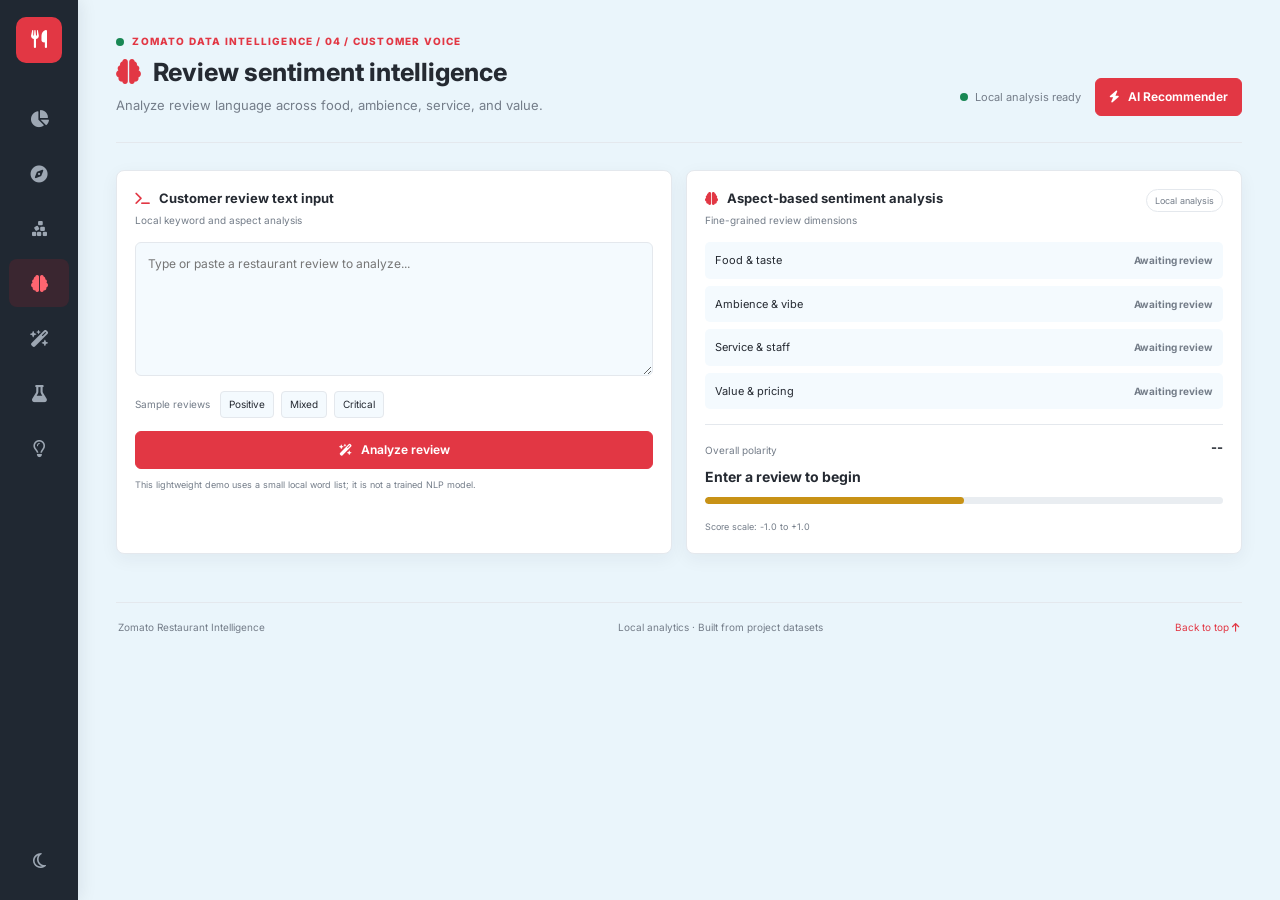
<file: frontend/sentiment.html>
<!DOCTYPE html>
<html lang="en">
  <head>
    <meta charset="UTF-8" />
    <meta name="viewport" content="width=device-width, initial-scale=1.0" />
    <meta name="theme-color" content="#f4f5f7" />
    <title>Review sentiment | Zomato</title>
    <link rel="preconnect" href="https://fonts.googleapis.com" />
    <link rel="preconnect" href="https://fonts.gstatic.com" crossorigin />
    <link href="https://fonts.googleapis.com/css2?family=Inter:wght@400;500;600;700;800&display=swap" rel="stylesheet" />
    <link rel="stylesheet" href="https://cdnjs.cloudflare.com/ajax/libs/font-awesome/6.5.2/css/all.min.css" />
    <link rel="stylesheet" href="style.css?v=2" />
  </head>
  <body data-page="sentiment">
    <section class="dashboard-section" id="sentiment" data-page-content aria-labelledby="sentiment-title">
      <div class="section-heading"><div><span class="section-kicker">04 / CUSTOMER VOICE</span><h2 id="sentiment-title">Review sentiment intelligence</h2><p>Try a review in the local keyword-based aspect analyzer.</p></div></div>
      <div class="sentiment-layout">
        <article class="surface review-analyzer"><div class="card-heading"><div><h3><i class="fa-solid fa-terminal"></i> Customer review text input</h3><p>Local keyword and aspect analysis</p></div></div><label class="sr-only" for="review-input">Review text</label><textarea id="review-input" rows="6" placeholder="Type or paste a restaurant review to analyze..."></textarea><div class="sample-row"><span>Sample reviews</span><button type="button" data-sample="The food was delicious and the ambience was lovely. Service was friendly.">Positive</button><button type="button" data-sample="The meal was average and the service was okay, but the price was fair.">Mixed</button><button type="button" data-sample="The food was cold and bland. Service was slow and the price was expensive.">Critical</button></div><button class="button button-primary" id="analyze-review" type="button"><i class="fa-solid fa-wand-magic-sparkles"></i> Analyze review</button><p class="disclaimer">This lightweight demo uses a small local word list; it is not a trained NLP model.</p></article>
        <article class="surface analysis-result"><div class="card-heading"><div><h3><i class="fa-solid fa-brain"></i> Aspect-based sentiment analysis</h3><p>Fine-grained review dimensions</p></div><span class="pill">Local analysis</span></div><div id="aspect-results" class="aspect-list"><div class="aspect-row"><span>Food &amp; taste</span><strong class="neutral">Awaiting review</strong></div><div class="aspect-row"><span>Ambience &amp; vibe</span><strong class="neutral">Awaiting review</strong></div><div class="aspect-row"><span>Service &amp; staff</span><strong class="neutral">Awaiting review</strong></div><div class="aspect-row"><span>Value &amp; pricing</span><strong class="neutral">Awaiting review</strong></div></div><div class="overall-score"><span>Overall polarity</span><strong id="overall-score">--</strong><h4 id="overall-label">Enter a review to begin</h4><div class="score-track"><span id="score-fill"></span></div><small>Score scale: -1.0 to +1.0</small></div></article>
      </div>
    </section>
    <div id="toast" class="toast" role="status" aria-live="polite"></div>
    <script src="layout.js"></script>
    <script src="script.js"></script>
  </body>
</html>
</file>
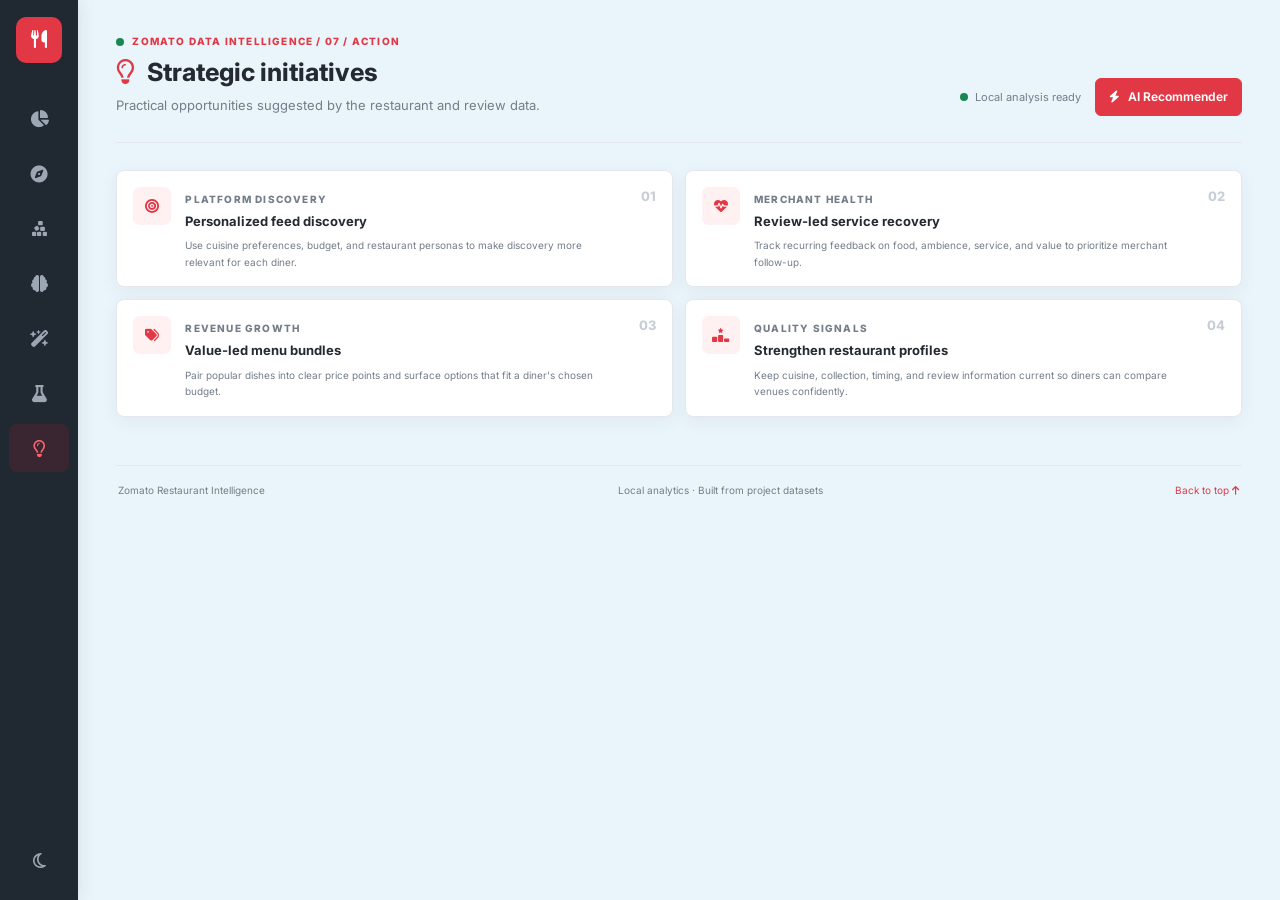
<file: frontend/strategies.html>
<!DOCTYPE html>
<html lang="en">
  <head>
    <meta charset="UTF-8" />
    <meta name="viewport" content="width=device-width, initial-scale=1.0" />
    <meta name="theme-color" content="#f4f5f7" />
    <title>Strategic initiatives | Zomato</title>
    <link rel="preconnect" href="https://fonts.googleapis.com" />
    <link rel="preconnect" href="https://fonts.gstatic.com" crossorigin />
    <link href="https://fonts.googleapis.com/css2?family=Inter:wght@400;500;600;700;800&display=swap" rel="stylesheet" />
    <link rel="stylesheet" href="https://cdnjs.cloudflare.com/ajax/libs/font-awesome/6.5.2/css/all.min.css" />
    <link rel="stylesheet" href="style.css?v=2" />
  </head>
  <body data-page="strategies">
    <section class="dashboard-section" id="strategies" data-page-content aria-labelledby="strategies-title">
      <div class="section-heading"><div><span class="section-kicker">07 / ACTION</span><h2 id="strategies-title">Strategic initiatives</h2><p>Practical opportunities suggested by the restaurant and review data.</p></div></div>
      <div class="strategy-grid">
        <article class="surface strategy-card"><div class="strategy-icon"><i class="fa-solid fa-bullseye"></i></div><div><span class="strategy-tag">PLATFORM DISCOVERY</span><h3>Personalized feed discovery</h3><p>Use cuisine preferences, budget, and restaurant personas to make discovery more relevant for each diner.</p></div><span class="strategy-index">01</span></article>
        <article class="surface strategy-card"><div class="strategy-icon"><i class="fa-solid fa-heart-pulse"></i></div><div><span class="strategy-tag">MERCHANT HEALTH</span><h3>Review-led service recovery</h3><p>Track recurring feedback on food, ambience, service, and value to prioritize merchant follow-up.</p></div><span class="strategy-index">02</span></article>
        <article class="surface strategy-card"><div class="strategy-icon"><i class="fa-solid fa-tags"></i></div><div><span class="strategy-tag">REVENUE GROWTH</span><h3>Value-led menu bundles</h3><p>Pair popular dishes into clear price points and surface options that fit a diner's chosen budget.</p></div><span class="strategy-index">03</span></article>
        <article class="surface strategy-card"><div class="strategy-icon"><i class="fa-solid fa-ranking-star"></i></div><div><span class="strategy-tag">QUALITY SIGNALS</span><h3>Strengthen restaurant profiles</h3><p>Keep cuisine, collection, timing, and review information current so diners can compare venues confidently.</p></div><span class="strategy-index">04</span></article>
      </div>
    </section>
    <div id="toast" class="toast" role="status" aria-live="polite"></div>
    <script src="layout.js"></script>
    <script src="script.js"></script>
  </body>
</html>
</file>
<file: frontend/style.css>
:root{color-scheme:light;--bg:#eaf5fb;--surface:#fff;--surface-soft:#f4fafe;--text:#252a32;--muted:#747d89;--line:#e4e8ed;--primary:#e23744;--primary-dark:#bd2636;--red-soft:#fff0f1;--green:#198754;--gold:#c89216;--blue:#3976bd;--shadow:0 5px 18px rgba(30,42,55,.055);--sidebar:#202832;--sidebar-muted:#9da7b3;--plot:#e23744;--cluster-1:#3976bd;--cluster-2:#20a37a;--cluster-3:#d99526;--cluster-4:#8b6cc1}
*{box-sizing:border-box}html{scroll-behavior:smooth;scroll-padding-top:22px}body{margin:0;background:var(--bg);color:var(--text);font:14px/1.5 Inter,"Segoe UI",sans-serif}button,input,select,textarea{font:inherit}button,a,select,input[type=range]{-webkit-tap-highlight-color:transparent}button{cursor:pointer}.sidebar{position:fixed;inset:0 auto 0 0;z-index:20;width:78px;background:var(--sidebar);display:flex;flex-direction:column;align-items:center;padding:17px 9px;box-shadow:3px 0 16px rgba(20,27,36,.08)}.brand-mark{width:46px;height:46px;display:grid;place-items:center;background:var(--primary);color:#fff;border-radius:10px;font-size:18px;text-decoration:none;margin-bottom:31px}.side-nav{display:grid;gap:7px;width:100%}.nav-link,.theme-toggle{border:0;background:transparent;color:var(--sidebar-muted);display:flex;align-items:center;justify-content:center;min-height:48px;width:100%;border-radius:8px;text-decoration:none;transition:background .18s,color .18s;position:relative}.nav-link i,.theme-toggle i{font-size:17px}.nav-link span{position:absolute;left:60px;top:50%;transform:translateY(-50%);background:#171d24;color:#fff;font-size:12px;padding:6px 9px;border-radius:5px;white-space:nowrap;opacity:0;pointer-events:none;transition:opacity .16s}.nav-link:hover span,.nav-link:focus-visible span{opacity:1}.nav-link:hover,.theme-toggle:hover{background:#313c48;color:#fff}.nav-link.active{background:#3a2630;color:#ff6570}.theme-toggle{margin-top:auto;min-height:45px}.main-content{max-width:1600px;margin-left:78px;padding:34px clamp(22px,3vw,52px) 30px}.page-heading{display:flex;justify-content:space-between;align-items:flex-end;gap:28px;padding-bottom:26px;border-bottom:1px solid var(--line);margin-bottom:27px}.eyebrow,.section-kicker,.strategy-tag{font-size:10px;font-weight:800;letter-spacing:1.2px;color:var(--muted)}.eyebrow{display:flex;align-items:center;gap:8px;color:var(--primary);margin-bottom:8px}.eyebrow-dot,.status-dot{width:8px;height:8px;border-radius:50%;background:var(--green);display:inline-block}.page-heading h1{font-size:25px;line-height:1.25;margin:0;font-weight:750}.page-heading h1 i{color:var(--primary);margin-right:7px}.page-heading p{margin:8px 0 0;color:var(--muted);font-size:13px}.heading-actions{display:flex;align-items:center;justify-content:flex-end;gap:10px;flex-wrap:wrap}.api-status{display:inline-flex;align-items:center;gap:7px;color:var(--muted);font-size:11px;white-space:nowrap;margin-right:4px}.api-status.error .status-dot{background:var(--primary)}.button{min-height:38px;padding:0 13px;display:inline-flex;align-items:center;justify-content:center;gap:8px;border:1px solid var(--line);border-radius:6px;text-decoration:none;font-weight:650;font-size:12px;white-space:nowrap;transition:background .18s,border .18s,transform .18s}.button:hover{transform:translateY(-1px)}.button-quiet{color:var(--text);background:var(--surface)}.button-quiet:hover{border-color:#c5ccd4;background:var(--surface-soft)}.button-primary{background:var(--primary);border-color:var(--primary);color:#fff}.button-primary:hover{background:var(--primary-dark);border-color:var(--primary-dark)}.dashboard-section{margin:0 0 48px;scroll-margin-top:24px}.section-heading{display:flex;justify-content:space-between;align-items:flex-end;gap:18px;margin-bottom:17px}.section-heading h2{font-size:19px;line-height:1.25;margin:4px 0 0;font-weight:720}.section-heading p{font-size:12px;color:var(--muted);margin:7px 0 0}.section-note{color:var(--muted);font-size:11px}.metric-grid{display:grid;grid-template-columns:repeat(5,minmax(0,1fr));gap:13px;margin-bottom:16px}.metric-card,.surface{background:var(--surface);border:1px solid var(--line);border-radius:8px;box-shadow:var(--shadow)}.metric-card{min-height:111px;padding:18px 15px;display:flex;align-items:flex-start;gap:13px}.metric-icon{width:38px;height:38px;display:grid;place-items:center;border-radius:8px;flex:0 0 auto}.icon-red{background:#fff0f1;color:#d82f3d}.icon-blue{background:#edf4fc;color:#3976bd}.icon-gold{background:#fff7e5;color:#b98514}.icon-green{background:#eaf7f1;color:#18845f}.icon-coral{background:#fff0eb;color:#d46545}.metric-label{display:block;color:var(--muted);font-size:11px;white-space:nowrap}.metric-card strong{display:block;font-size:23px;line-height:1.2;margin:5px 0 3px;font-weight:750}.metric-card small{color:var(--muted);font-size:10px}.chart-grid{display:grid;grid-template-columns:repeat(2,minmax(0,1fr));gap:14px}.overview-charts{grid-template-columns:1.25fr .75fr}.chart-card{padding:17px 17px 15px;min-width:0}.chart-wide{grid-column:span 1}.overview-charts .chart-card:first-child{grid-row:span 1}.card-heading{display:flex;justify-content:space-between;align-items:flex-start;gap:12px;margin-bottom:14px}.card-heading h3{font-size:13px;margin:0;font-weight:700}.card-heading h3 i{color:var(--primary);margin-right:6px}.card-heading p{font-size:10px;color:var(--muted);margin:5px 0 0}.chart-unit{font-size:10px;color:var(--muted);white-space:nowrap}.chart-card canvas{display:block;width:100%;height:220px}.overview-charts .chart-card:nth-child(2) canvas{height:170px}.donut-wrap{position:relative;width:180px;height:170px;margin:0 auto 10px}.donut-wrap canvas{width:100%!important;height:100%!important}.donut-center{position:absolute;inset:0;display:flex;flex-direction:column;align-items:center;justify-content:center;pointer-events:none}.donut-center strong{font-size:20px}.donut-center span{font-size:10px;color:var(--muted)}.legend{display:flex;gap:13px;flex-wrap:wrap;align-items:center;font-size:10px;color:var(--muted)}.legend-stack{justify-content:center;gap:8px 14px}.legend-item{display:inline-flex;align-items:center;gap:6px}.legend-swatch{width:8px;height:8px;border-radius:2px;display:inline-block}.persona-distribution{display:grid;grid-template-columns:repeat(4,minmax(0,1fr));gap:11px}.distribution-item{padding:12px;background:var(--surface-soft);border:1px solid var(--line);border-radius:6px}.distribution-top{display:flex;justify-content:space-between;gap:8px;font-size:11px;font-weight:650}.distribution-item strong{font-size:17px;display:block;margin:9px 0 7px}.distribution-bar,.score-track{height:5px;background:#e9edf1;border-radius:8px;overflow:hidden}.distribution-bar span{display:block;height:100%;border-radius:8px}.text-link{padding:0;border:0;background:transparent;color:var(--primary);font-size:11px;font-weight:650;text-decoration:none}.text-link:hover{text-decoration:underline}.explorer-toolbar{padding:12px;display:flex;align-items:end;gap:10px;flex-wrap:wrap}.search-box{height:37px;min-width:220px;flex:1;display:flex;align-items:center;gap:9px;padding:0 11px;border:1px solid var(--line);border-radius:6px;color:#929aa4;background:var(--surface)}.search-box input{width:100%;border:0;outline:0;color:var(--text);background:transparent;font-size:11px}.filter-control{display:flex;flex-direction:column;gap:5px;font-size:10px;font-weight:600;color:var(--muted);min-width:122px}.filter-control select,.recommendation-form select,.recommendation-form input,.simulator-form input{height:36px;border:1px solid var(--line);border-radius:5px;padding:0 9px;background:var(--surface);color:var(--text);font-size:11px;min-width:0}.filter-control select{width:100%}.filter-control span{display:flex;justify-content:space-between;gap:8px}.budget-filter{min-width:145px}.budget-filter input{height:20px;accent-color:var(--primary)}.budget-filter output{font-weight:700;color:var(--text)}.view-switch{display:flex;border:1px solid var(--line);border-radius:6px;overflow:hidden;height:36px}.view-button{border:0;background:var(--surface);color:var(--muted);width:37px}.view-button+ .view-button{border-left:1px solid var(--line)}.view-button.active{background:var(--red-soft);color:var(--primary)}.results-summary{display:flex;justify-content:space-between;align-items:center;margin:15px 2px 10px;color:var(--muted);font-size:11px}.restaurant-grid{display:grid;grid-template-columns:repeat(3,minmax(0,1fr));gap:12px}.restaurant-grid.list-view{grid-template-columns:1fr}.restaurant-card{padding:14px;background:var(--surface);border:1px solid var(--line);border-radius:8px;box-shadow:var(--shadow);min-width:0;transition:border-color .18s,transform .18s}.restaurant-card:hover{border-color:#d5a2a7;transform:translateY(-2px)}.restaurant-card-top{display:flex;justify-content:space-between;align-items:center;gap:8px;margin-bottom:11px}.rating-chip{display:inline-flex;align-items:center;gap:5px;background:#e8f5ed;color:#188048;padding:4px 7px;border-radius:4px;font-size:11px;font-weight:750}.rating-chip i{font-size:9px}.cost-label,.restaurant-reviews{color:var(--muted);font-size:10px}.restaurant-card h3{font-size:14px;margin:0 0 5px;line-height:1.3}.restaurant-cuisines{font-size:11px;color:var(--muted);min-height:33px;margin:0 0 11px}.restaurant-card-bottom{display:flex;justify-content:space-between;align-items:center;gap:8px;border-top:1px solid var(--line);padding-top:10px}.persona-pill,.pill{display:inline-flex;align-items:center;border:1px solid var(--line);border-radius:20px;padding:4px 8px;color:var(--muted);font-size:9px;white-space:nowrap}.card-actions{display:flex;gap:7px}.card-actions button{background:transparent;border:0;color:var(--primary);font-size:10px;font-weight:650;padding:4px}.list-view .restaurant-card{display:grid;grid-template-columns:minmax(170px,1.3fr) minmax(160px,2fr) auto;align-items:center;gap:15px}.list-view .restaurant-card-top{margin:0}.list-view .restaurant-card h3{margin:0}.list-view .restaurant-cuisines{min-height:unset;margin:0}.list-view .restaurant-card-bottom{border:0;padding:0}.empty-state{grid-column:1/-1;padding:35px;text-align:center;border:1px dashed var(--line);border-radius:8px;color:var(--muted);background:var(--surface)}.persona-grid{display:grid;grid-template-columns:repeat(4,minmax(0,1fr));gap:12px;margin-bottom:15px}.persona-card{padding:15px 15px 13px;border-top:3px solid var(--persona-color,var(--primary))}.persona-card-head{display:flex;justify-content:space-between;align-items:center;font-size:10px;color:var(--muted)}.persona-card h3{font-size:14px;margin:8px 0 12px}.persona-stats{display:grid;grid-template-columns:1fr 1fr;gap:10px;padding:10px 0;border-top:1px solid var(--line);border-bottom:1px solid var(--line)}.persona-stats span{font-size:9px;color:var(--muted);display:block}.persona-stats strong{font-size:13px}.persona-card p{font-size:10px;color:var(--muted);margin:10px 0 0}.cluster-intro{display:flex;align-items:center;gap:14px;padding:16px;margin-bottom:14px}.cluster-glyph{height:42px;width:42px;display:grid;place-items:center;border-radius:7px;background:var(--red-soft);color:var(--primary);font-size:18px}.cluster-intro h3{font-size:14px;margin:3px 0}.cluster-intro p{font-size:10px;color:var(--muted);margin:0}.cluster-intro .pill{margin-left:auto}.cluster-charts{margin-bottom:14px}.view-label{font-size:9px;display:block;color:var(--primary);font-weight:800;letter-spacing:1px;margin-bottom:3px}.cluster-bars{display:grid;gap:13px;padding:7px 0}.cluster-bar-row{display:grid;grid-template-columns:105px 1fr 62px;align-items:center;gap:8px;font-size:10px}.cluster-bar-label{overflow:hidden;white-space:nowrap;text-overflow:ellipsis;color:var(--muted)}.cluster-bar-track{height:9px;border-radius:8px;background:#edf0f3;overflow:hidden}.cluster-bar-track span{height:100%;display:block;border-radius:8px}.cluster-bar-value{text-align:right;font-weight:650}.simulator,.diagnostics{padding:17px;margin-bottom:14px}.simulator-form{display:grid;grid-template-columns:1fr 1fr 1.5fr auto;align-items:end;gap:12px}.simulator-form label,.recommendation-form label{display:flex;flex-direction:column;gap:6px;color:var(--muted);font-size:10px;font-weight:650}.simulator-form input{width:100%}.simulator-form .button{height:36px}.sim-result{margin-top:12px;padding:11px;border-radius:6px;background:var(--surface-soft);font-size:11px;color:var(--muted);display:none}.sim-result.visible{display:block}.sim-result strong{color:var(--text)}.diagnostic-grid{display:grid;grid-template-columns:repeat(4,1fr);gap:10px}.diagnostic-grid div{padding:10px;background:var(--surface-soft);border-radius:5px}.diagnostic-grid span,.diagnostic-grid strong{display:block}.diagnostic-grid span{font-size:9px;color:var(--muted)}.diagnostic-grid strong{font-size:12px;margin-top:3px}.sentiment-layout{display:grid;grid-template-columns:1fr 1fr;gap:14px}.review-analyzer,.analysis-result,.recommender-panel{padding:18px}.review-analyzer textarea{width:100%;resize:vertical;min-height:130px;padding:12px;border:1px solid var(--line);border-radius:6px;background:var(--surface-soft);color:var(--text);outline:0;font-size:12px}.review-analyzer textarea:focus,.filter-control select:focus,.recommendation-form input:focus,.recommendation-form select:focus{border-color:var(--primary);box-shadow:0 0 0 3px rgba(226,55,68,.1)}.sample-row{display:flex;align-items:center;gap:7px;flex-wrap:wrap;margin:10px 0 13px}.sample-row span{font-size:10px;color:var(--muted);margin-right:3px}.sample-row button{background:var(--surface-soft);border:1px solid var(--line);border-radius:4px;padding:5px 8px;font-size:10px;color:var(--text)}.sample-row button:hover{border-color:var(--primary);color:var(--primary)}.review-analyzer .button{width:100%}.disclaimer{font-size:9px;color:var(--muted);margin:9px 0 0}.aspect-list{display:grid;gap:7px}.aspect-row{display:flex;justify-content:space-between;align-items:center;gap:12px;padding:10px;background:var(--surface-soft);border-radius:5px;font-size:11px}.aspect-row strong{font-size:10px}.positive{color:var(--green)}.negative{color:var(--primary)}.neutral{color:var(--muted)}.overall-score{border-top:1px solid var(--line);margin-top:15px;padding-top:13px}.overall-score>span{font-size:10px;color:var(--muted)}.overall-score>strong{float:right;font-size:13px}.overall-score h4{font-size:14px;margin:7px 0}.score-track{height:7px;margin:10px 0}.score-track span{display:block;height:100%;width:50%;background:var(--gold);border-radius:8px;transition:width .25s}.overall-score small{color:var(--muted);font-size:9px}.recommendation-form{display:grid;grid-template-columns:1.3fr 1fr 1fr 1fr auto;gap:10px;align-items:end;padding:14px 0;border-top:1px solid var(--line);border-bottom:1px solid var(--line)}.recommendation-form input,.recommendation-form select{width:100%}.recommendation-form .button{height:36px}.recommendation-status{color:var(--muted);font-size:11px;min-height:16px;margin:12px 0}.recommendation-results{display:grid;grid-template-columns:repeat(3,minmax(0,1fr));gap:11px}.hypothesis-grid{display:grid;grid-template-columns:repeat(3,minmax(0,1fr));gap:13px}.hypothesis-card{padding:16px}.test-status{display:flex;align-items:center;justify-content:space-between;font-size:9px;color:var(--green);font-weight:700;text-transform:uppercase;letter-spacing:.4px}.test-status span:last-child{color:var(--muted);font-weight:500}.hypothesis-card h3{font-size:14px;margin:13px 0 5px}.hypothesis-card p{font-size:10px;color:var(--muted);margin:0;min-height:32px}.hypothesis-stats{display:grid;grid-template-columns:1fr 1fr;gap:10px;padding:12px 0;margin-top:11px;border-top:1px solid var(--line);border-bottom:1px solid var(--line)}.hypothesis-stats span{display:block;color:var(--muted);font-size:9px}.hypothesis-stats strong{font-size:14px}.hypothesis-conclusion{font-size:10px;color:var(--text);margin:11px 0 0}.strategy-grid{display:grid;grid-template-columns:repeat(2,minmax(0,1fr));gap:12px}.strategy-card{padding:16px;display:grid;grid-template-columns:40px 1fr 28px;align-items:start;gap:12px}.strategy-icon{width:38px;height:38px;display:grid;place-items:center;border-radius:7px;background:var(--red-soft);color:var(--primary)}.strategy-card h3{font-size:13px;margin:4px 0 6px}.strategy-card p{font-size:10px;line-height:1.65;color:var(--muted);margin:0}.strategy-index{font-size:13px;color:#c7cdd4;font-weight:750;text-align:right}.page-footer{border-top:1px solid var(--line);padding:17px 2px 8px;display:flex;justify-content:space-between;gap:12px;color:var(--muted);font-size:10px}.page-footer a{color:var(--primary);text-decoration:none}.restaurant-dialog{width:min(520px,calc(100% - 28px));border:1px solid var(--line);border-radius:8px;padding:22px;background:var(--surface);color:var(--text);box-shadow:0 20px 80px rgba(0,0,0,.25)}.restaurant-dialog::backdrop{background:rgba(19,26,34,.48)}.dialog-close{position:absolute;right:12px;top:12px;border:0;background:var(--surface-soft);color:var(--muted);width:30px;height:30px;border-radius:5px}.dialog-content h2{font-size:20px;margin:5px 32px 8px 0}.dialog-content p{color:var(--muted);font-size:12px}.dialog-facts{display:grid;grid-template-columns:1fr 1fr;gap:9px;margin:15px 0}.dialog-facts div{background:var(--surface-soft);padding:10px;border-radius:5px}.dialog-facts span,.dialog-facts strong{display:block}.dialog-facts span{font-size:9px;color:var(--muted)}.dialog-facts strong{font-size:12px}.toast{position:fixed;right:22px;bottom:22px;z-index:40;background:#202832;color:#fff;padding:11px 15px;border-radius:6px;font-size:11px;box-shadow:var(--shadow);opacity:0;transform:translateY(8px);pointer-events:none;transition:all .2s}.toast.visible{opacity:1;transform:translateY(0)}.sr-only{position:absolute;width:1px;height:1px;padding:0;margin:-1px;overflow:hidden;clip:rect(0,0,0,0);white-space:nowrap;border:0}:focus-visible{outline:2px solid var(--primary);outline-offset:2px}
body.dark{color-scheme:dark;--bg:#171d24;--surface:#222a33;--surface-soft:#29333e;--text:#edf0f3;--muted:#a0aab5;--line:#37424d;--red-soft:#3b252c;--shadow:0 5px 18px rgba(0,0,0,.12)}body.dark .search-box,body.dark .filter-control select,body.dark .recommendation-form select,body.dark .recommendation-form input,body.dark .simulator-form input{background:var(--surface);color:var(--text)}body.dark .distribution-bar,body.dark .score-track{background:#3b4652}
@media(max-width:1200px){.metric-grid{grid-template-columns:repeat(3,minmax(0,1fr))}.overview-charts{grid-template-columns:1fr 1fr}.restaurant-grid{grid-template-columns:repeat(2,minmax(0,1fr))}.recommendation-form{grid-template-columns:repeat(2,minmax(0,1fr))}.recommendation-form .button{grid-column:span 2}.simulator-form{grid-template-columns:1fr 1fr}.simulator-form .button{justify-self:start}.sim-cuisine{grid-column:span 2}}
@media(max-width:760px){.sidebar{inset:auto 0 0;width:100%;height:62px;flex-direction:row;padding:5px 8px;box-shadow:0 -3px 16px rgba(20,27,36,.12)}.brand-mark{display:none}.side-nav{display:flex;justify-content:space-around;gap:2px}.nav-link{width:44px;min-height:44px}.nav-link span{display:none}.theme-toggle{margin:0;width:40px;min-height:44px}.main-content{margin:0;padding:23px 17px 88px}.page-heading{align-items:flex-start;flex-direction:column;padding-bottom:19px;gap:16px}.page-heading h1{font-size:21px}.heading-actions{justify-content:flex-start}.api-status{width:100%}.section-heading h2{font-size:17px}.metric-grid{grid-template-columns:repeat(2,minmax(0,1fr));gap:9px}.metric-card{min-height:100px;padding:13px 11px;gap:9px}.metric-icon{width:32px;height:32px}.metric-card strong{font-size:20px}.metric-label{white-space:normal}.overview-charts,.chart-grid,.sentiment-layout{grid-template-columns:1fr}.chart-wide{grid-column:auto}.persona-distribution{grid-template-columns:repeat(2,minmax(0,1fr))}.chart-card canvas{height:210px}.persona-grid{grid-template-columns:repeat(2,minmax(0,1fr))}.restaurant-grid{grid-template-columns:1fr}.explorer-toolbar{align-items:stretch}.search-box{flex-basis:100%;min-width:0}.filter-control{flex:1;min-width:calc(50% - 8px)}.view-switch{align-self:end}.hypothesis-grid{grid-template-columns:1fr}.strategy-grid{grid-template-columns:1fr}.recommendation-results{grid-template-columns:1fr 1fr}.diagnostic-grid{grid-template-columns:repeat(2,1fr)}.simulator-form{grid-template-columns:1fr 1fr}.page-footer{flex-wrap:wrap}.page-footer span:nth-child(2){display:none}.dashboard-section{margin-bottom:39px}}
@media(max-width:430px){.main-content{padding-left:12px;padding-right:12px}.nav-link{width:39px}.nav-link i{font-size:15px}.theme-toggle{width:34px}.heading-actions .button{font-size:10px;padding:0 9px}.metric-grid{grid-template-columns:1fr 1fr}.metric-card{display:block}.metric-icon{margin-bottom:7px}.metric-card strong{font-size:19px}.persona-grid{grid-template-columns:1fr 1fr}.cluster-intro{align-items:flex-start}.cluster-intro .pill{display:none}.simulator-form{grid-template-columns:1fr}.sim-cuisine{grid-column:auto}.recommendation-form{grid-template-columns:1fr}.recommendation-form .button{grid-column:auto}.recommendation-results{grid-template-columns:1fr}.list-view .restaurant-card{grid-template-columns:1fr;gap:8px}.list-view .restaurant-card-bottom{padding-top:8px;border-top:1px solid var(--line)}.page-footer{font-size:9px}}
@media(prefers-reduced-motion:reduce){*,*::before,*::after{scroll-behavior:auto!important;transition:none!important}}
.main-content > .dashboard-section > .section-heading{display:none}
.budget-adjust{display:grid;grid-template-columns:minmax(0,1fr) 76px;gap:7px;align-items:center}.budget-adjust input[type=range]{width:100%}.budget-adjust input[type=number]{width:76px;height:32px;padding:4px 6px;border:1px solid var(--line);border-radius:5px;background:var(--surface);color:var(--text)}body.dark .budget-adjust input[type=number]{background:var(--surface);color:var(--text)}
</file>
